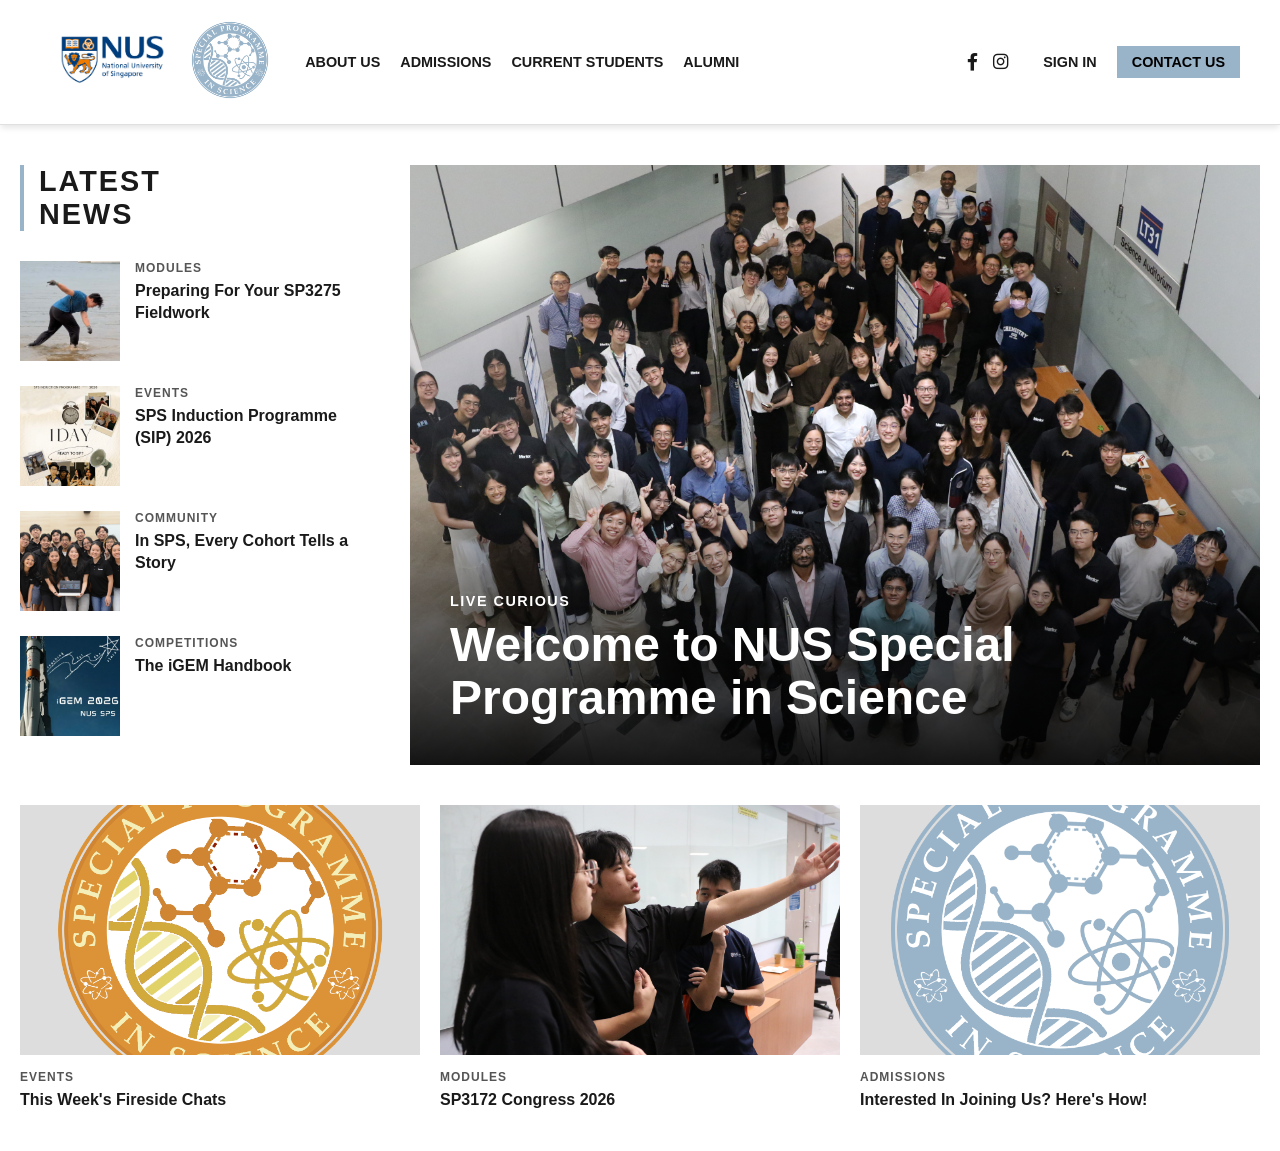
<file: index.html>
<!DOCTYPE html>
<html lang="en">
<head>
    <meta charset="UTF-8">
    <meta name="viewport" content="width=device-width, initial-scale=1.0">
    <title>SPS | Home</title>
    <link rel="stylesheet" href="style.css">
    <link rel="stylesheet" href="https://cdnjs.cloudflare.com/ajax/libs/font-awesome/6.0.0/css/all.min.css">
</head>
<body>

    <nav class="navbar">
        <div class="nav-left">
            <div class="logo-container">
                <a href="index.html">
                    <img src="NUS_logo.jpg" alt="NUS Logo"><img src="SPS-Logo.png" alt="SPS Logo">
                </a>
            </div>
            <div class="nav-links">
                <a href="about.html">About Us</a>
                <a href="#">Admissions</a>
                <a href="#">Current Students</a>
                <a href="#">Alumni</a>
            </div>
        </div>
        <div class="nav-links">
            <div class="social-icons">
                <a href="https://facebook.com/nussps/" target="_blank" aria-label="Facebook"><i class="fab fa-facebook-f"></i></a>
                <a href="https://instagram.com/sps_nus/" target="_blank" aria-label="Instagram"><i class="fab fa-instagram"></i></a>
            </div>
            <a href="#">Sign In</a>
            <a href="#" style="background: var(--sps-blue); padding: 8px 15px; color: #000; font-weight: bold;">Contact Us</a>
        </div>
    </nav>

    <main class="main-container">
        
        <aside class="sidebar">
            <div class="latest-stories-header">
                Latest<br>News
            </div>
            
            <div class="story-list">
                <div class="story-item">
                    <img src="fieldwork.jpeg" alt="Thumb" class="story-thumb">
                    <div class="story-info">
                        <span class="story-category">MODULES</span>
                        <h4 class="story-title">Preparing For Your SP3275 Fieldwork</h4>
                    </div>
                </div>
                <div class="story-item">
                    <img src="sip.png" alt="Thumb" class="story-thumb">
                    <div class="story-info">
                        <span class="story-category">EVENTS</span>
                        <h4 class="story-title">SPS Induction Programme (SIP) 2026</h4>
                    </div>
                </div>
                <div class="story-item">
                    <img src="community.JPG" alt="Thumb" class="story-thumb">
                    <div class="story-info">
                        <span class="story-category">COMMUNITY</span>
                        <h4 class="story-title">In SPS, Every Cohort Tells a Story</h4>
                    </div>
                </div>
                <div class="story-item">
                    <img src="igem.png" alt="Thumb" class="story-thumb">
                    <div class="story-info">
                        <span class="story-category">COMPETITIONS</span>
                        <h4 class="story-title">The iGEM Handbook</h4>
                    </div>
                </div>
            </div>
        </aside>

        <section class="featured-story" style="background-image: url('homepage.JPG');">
            <div class="featured-content">
                <div class="featured-category">Live curious</div>
                <h2 class="featured-title">Welcome to NUS Special Programme in Science</h2>
            </div>
        </section>

    </main>

    <section class="bottom-grid">
        <div class="bottom-card">
            <img src="fireside.png" alt="Card" class="bottom-card-img">
            <span class="story-category">EVENTS</span>
            <h4 class="story-title">This Week's Fireside Chats</h4>
        </div>
        <div class="bottom-card">
            <img src="congress.JPG" alt="Card" class="bottom-card-img">
            <span class="story-category">MODULES</span>
            <h4 class="story-title">SP3172 Congress 2026</h4>
        </div>
        <div class="bottom-card">
            <img src="SPS-Logo.png" alt="Card" class="bottom-card-img">
            <span class="story-category">ADMISSIONS</span>
            <h4 class="story-title">Interested In Joining Us? Here's How!</h4>
        </div>
    </section>

</body>
</html>
</file>
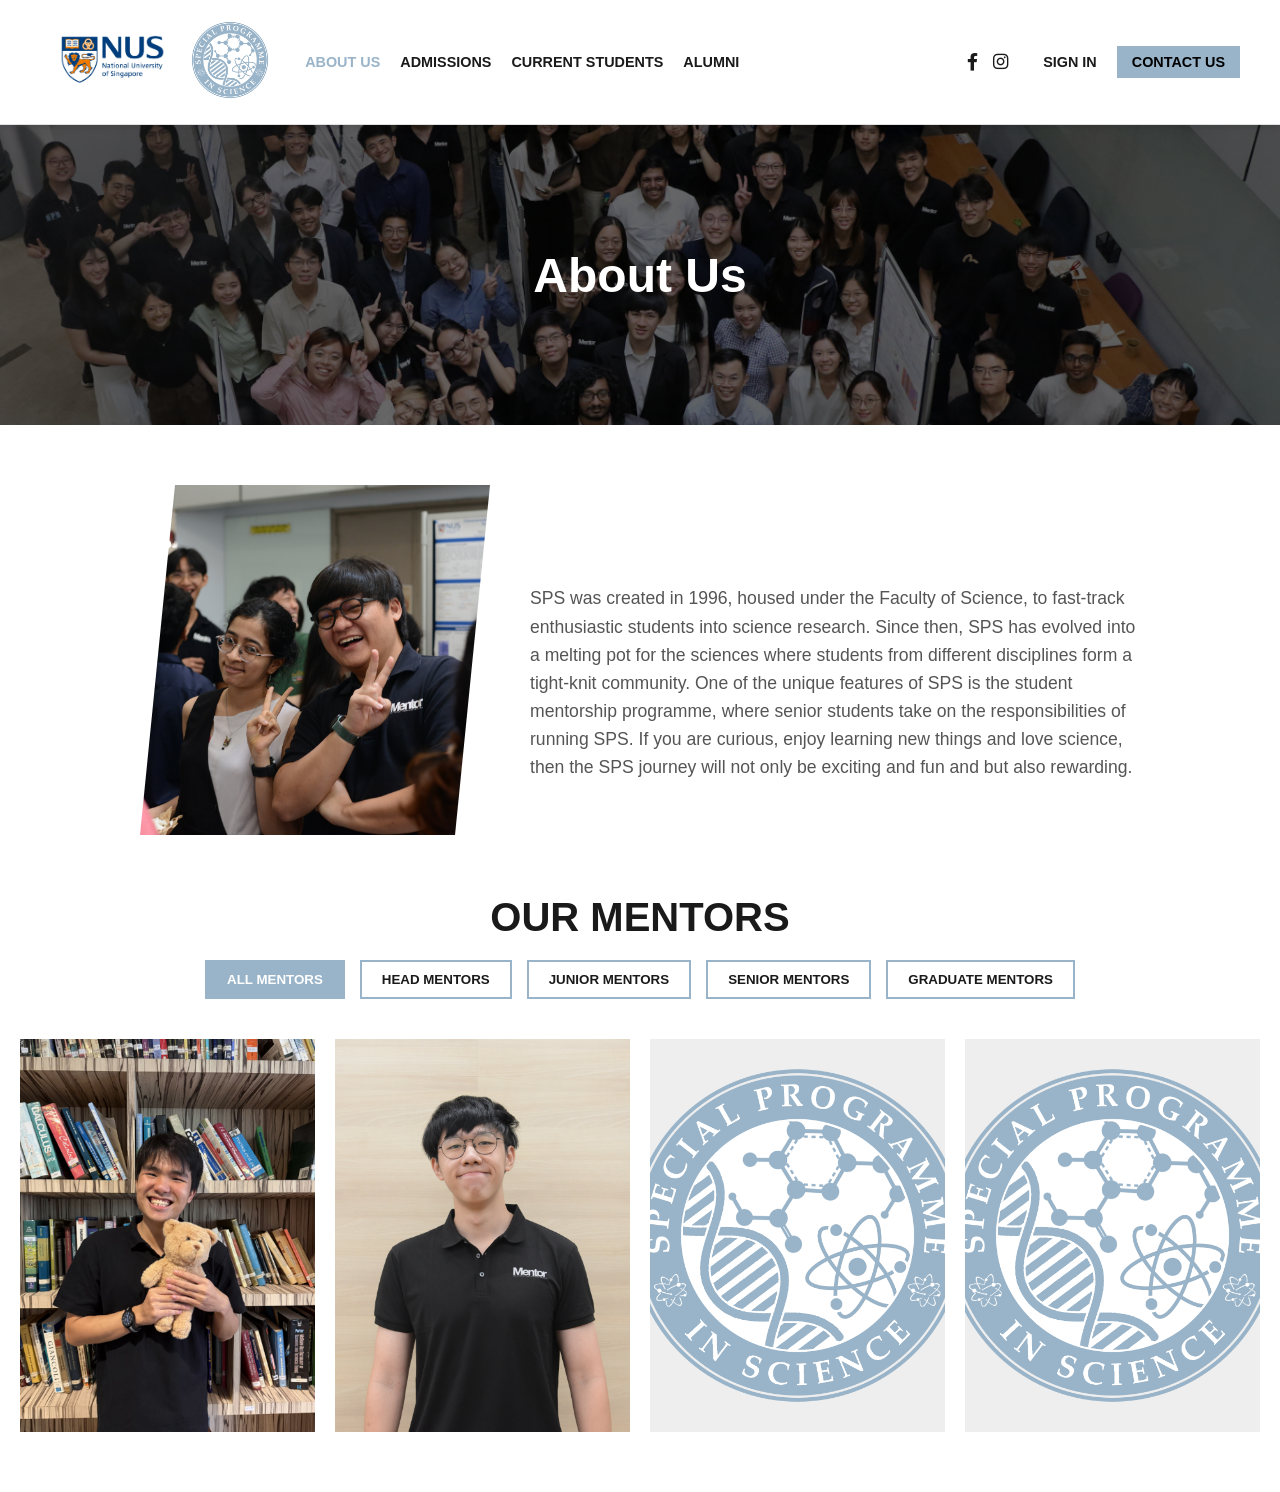
<file: about.html>
<!DOCTYPE html>
<html lang="en">
<head>
    <meta charset="UTF-8">
    <meta name="viewport" content="width=device-width, initial-scale=1.0">
    <title>SPS | About Us</title>
    <link rel="stylesheet" href="style.css">
    <link rel="stylesheet" href="https://cdnjs.cloudflare.com/ajax/libs/font-awesome/6.0.0/css/all.min.css">
</head>
<body>

    <nav class="navbar">
        <div class="nav-left">
            <div class="logo-container">
                <a href="index.html">
                    <img src="NUS_logo.jpg" alt="NUS Logo"><img src="SPS-Logo.png" alt="SPS Logo">
                </a>
            </div>
            <div class="nav-links">
                <a href="about.html" class="active">About Us</a>
                <a href="#">Admissions</a>
                <a href="#">Current Students</a>
                <a href="#">Alumni</a>
            </div>
        </div>
        <div class="nav-links">
            <div class="social-icons">
                <a href="https://facebook.com/nussps/" target="_blank" aria-label="Facebook"><i class="fab fa-facebook-f"></i></a>
                <a href="https://instagram.com/sps_nus/" target="_blank" aria-label="Instagram"><i class="fab fa-instagram"></i></a>
            </div>
            <a href="#">Sign In</a>
            <a href="#" style="background: var(--sps-blue); padding: 8px 15px; color: #000; font-weight: bold;">Contact Us</a>
        </div>
    </nav>

    <section class="hero-banner" style="background-image: url('homepage.JPG');">
        <h1>About Us</h1>
    </section>

    <section class="polygon-container">
        <div class="polygon-img">
            <img src="aboutus.JPG" alt="About Us">
        </div>
        <div>
            <h2 style="color: var(--nav-bg); font-size: 2rem; margin-top: 0;">Who We Are</h2>
            <p style="font-size: 1.1rem; line-height: 1.6; color: var(--text-muted);">
                SPS was created in 1996, housed under the Faculty of Science, to fast-track enthusiastic students into science research. Since then, SPS has evolved into a melting pot for the sciences where students from different disciplines form a tight-knit community. One of the unique features of SPS is the student mentorship programme, where senior students take on the responsibilities of running SPS.
                If you are curious, enjoy learning new things and love science, then the SPS journey will not only be exciting and fun and but also rewarding. 
            </p>
        </div>
    </section>

    <section class="encyclopedia-section">
        <h2 class="encyclopedia-header">Our Mentors</h2>
        
        <div class="filters">
            <button class="filter-btn active" onclick="filterMentors('all')">All Mentors</button>
            <button class="filter-btn" onclick="filterMentors('head')">Head Mentors</button>
            <button class="filter-btn" onclick="filterMentors('junior')">Junior Mentors</button>
            <button class="filter-btn" onclick="filterMentors('senior')">Senior Mentors</button>
            <button class="filter-btn" onclick="filterMentors('graduate')">Graduate Mentors</button>
        </div>

        <div class="mentor-grid" id="mentor-grid">
            
            <div class="mentor-card" data-category="junior">
                <img src="sherman.JPG" alt="Mentor">
                <div class="mentor-overlay">
                    <div class="mentor-name">Sherman Yeo</div>
                    <div class="mentor-details">
                        <p><strong>Role:</strong> Junior Mentor</p>
                        <p><strong>Major:</strong> Data Science and Analytics</p>
                        <p><strong>Interests:</strong> Machine Learning, Statistics</p>
                    </div>
                </div>
            </div>

            <div class="mentor-card" data-category="senior">
                <img src="SPS-Logo.png" alt="Mentor">
                <div class="mentor-overlay">
                    <div class="mentor-name">Terence Tan</div>
                    <div class="mentor-details">
                        <p><strong>Role:</strong> Senior Mentor</p>
                        <p><strong>Major:</strong> Data Science and Analytics | Life Sciences</p>
                        <p><strong>Interests:</strong> Human Ageing, Statistics, Modelling</p>
                    </div>
                </div>
            </div>

            <div class="mentor-card" data-category="graduate">
                <img src="SPS-Logo.png" alt="Mentor">
                <div class="mentor-overlay">
                    <div class="mentor-name">Alefiya Dohadwala</div>
                    <div class="mentor-details">
                        <p><strong>Role:</strong> Graduate Mentor</p>
                        <p><strong>Major:</strong> Life Sciences</p>
                        <p><strong>Interests:</strong> Synthetic Biology</p>
                    </div>
                </div>
            </div>
            
            <div class="mentor-card" data-category="head">
                <img src="zhenting.png" alt="Mentor">
                <div class="mentor-overlay">
                    <div class="mentor-name">Zhen Ting Kow</div>
                    <div class="mentor-details">
                        <p><strong>Role:</strong> Head Mentor</p>
                        <p><strong>Major:</strong> Chemistry</p>
                        <p><strong>Interests:</strong> Computational Chemistry</p>
                    </div>
                </div>
            </div>

        </div>
    </section>

    <script>
        function filterMentors(category) {
            const buttons = document.querySelectorAll('.filter-btn');
            buttons.forEach(btn => btn.classList.remove('active'));
            event.target.classList.add('active');

            const cards = document.querySelectorAll('.mentor-card');
            cards.forEach(card => {
                const cardCategory = card.getAttribute('data-category');
                
                // Always show if it's a head mentor, or if 'all' is selected, or if the category matches
                if (cardCategory === 'head' || category === 'all' || cardCategory === category) {
                    card.style.display = 'flex';
                } else {
                    card.style.display = 'none';
                }
            });
        }
    </script>
</body>
</html>
</file>
<file: style.css>
:root {
    --sps-blue: #99b4c9; 
    --sps-gold: #D4AF37; 
    --bg-white: #FFFFFF;
    --text-dark: #1a1a1a;
    --text-muted: #555555;
    --nav-bg: #FFFFFF; 
}

body, html {
    margin: 0;
    padding: 0;
    font-family: 'Helvetica Neue', Arial, sans-serif;
    background-color: var(--bg-white);
    color: var(--text-dark);
}

/* Navbar */
.navbar {
    display: flex; 
    justify-content: space-between; 
    align-items: center;
    background-color: var(--nav-bg); /* Assuming this is still #FFFFFF */
    padding: 15px 40px;
    border-bottom: 1px solid #e0e0e0; /* Distinct crisp line */
    box-shadow: 0 4px 6px -1px rgba(0, 0, 0, 0.1); /* Subtle drop shadow */
    position: sticky; /* Optional: keeps it at the top when scrolling */
    top: 0;
    z-index: 1000;
}
.nav-left { display: flex; align-items: center; gap: 30px; }
.logo-container { display: flex; gap: 10px; align-items: center; }
.logo-container img { height: 90px; width: auto; object-fit: contain; }
.nav-links { display: flex; gap: 20px; align-items: center; }
.nav-links a {
    color: var(--text-dark); text-decoration: none; font-weight: 600; 
    font-size: 0.9rem; text-transform: uppercase; -webkit-font-smoothing: antialiased; 
}
.nav-links a:hover, .nav-links a.active { color: var(--sps-blue); }
.social-icons { color: var(--text-dark); display: flex; gap: 15px; align-items: center; margin-right: 15px; }
.social-icons a { font-size: 1.1rem; }

/* Main Layout (Index) */
.main-container { max-width: 1300px; margin: 40px auto; padding: 0 20px; display: grid; grid-template-columns: 350px 1fr; gap: 40px; }
.latest-stories-header { font-size: 1.8rem; font-weight: bold; text-transform: uppercase; letter-spacing: 2px; margin-bottom: 30px; padding-left: 15px; border-left: 4px solid var(--sps-blue); }
.story-list { display: flex; flex-direction: column; gap: 25px; }
.story-item { display: flex; gap: 15px; align-items: flex-start; }
.story-thumb { width: 100px; height: 100px; background-color: #ddd; flex-shrink: 0; object-fit: cover; }
.story-info { display: flex; flex-direction: column; }
.story-category { font-size: 0.75rem; font-weight: bold; text-transform: uppercase; color: var(--text-muted); letter-spacing: 1px; margin-bottom: 5px; }
.story-title { font-size: 1rem; font-weight: bold; line-height: 1.4; margin: 0; cursor: pointer; }
.story-title:hover { color: var(--sps-blue); }
.featured-story { position: relative; width: 100%; height: 600px; background-color: #eee; background-size: cover; background-position: center; display: flex; align-items: flex-end; }
.featured-story::after { content: ""; position: absolute; inset: 0; background: linear-gradient(to top, rgba(0,0,0,0.9) 0%, rgba(0,0,0,0) 50%); }
.featured-content { position: relative; z-index: 1; padding: 40px; color: #fff; }
.featured-category { font-size: 0.9rem; font-weight: bold; text-transform: uppercase; letter-spacing: 1.5px; margin-bottom: 10px; }
.featured-title { font-size: 3rem; font-weight: bold; margin: 0; line-height: 1.1; }
.bottom-grid { max-width: 1300px; margin: 40px auto; padding: 0 20px; display: grid; grid-template-columns: repeat(3, 1fr); gap: 20px; }
.bottom-card { display: flex; flex-direction: column; }
.bottom-card-img { width: 100%; height: 250px; background-color: #ddd; object-fit: cover; margin-bottom: 15px; }

/* ABOUT US SUBPAGE STYLES */
.hero-banner { width: 100%; height: 300px; position: relative; display: flex; justify-content: center; align-items: center; margin-bottom: 40px; background-size: cover; background-position: center; }
.hero-banner::after { content: ""; position: absolute; top:0; left:0; width:100%; height:100%; background: rgba(0,0,0,0.6); }
.hero-banner h1 { position: relative; z-index: 1; color: white; font-size: 3rem; }

.polygon-container { display: flex; align-items: center; margin: 60px auto; max-width: 1000px; gap: 40px; }
.polygon-container.reverse { flex-direction: row-reverse; }
.polygon-img { width: 350px; height: 350px; background-color: #eee; clip-path: polygon(10% 0, 100% 0, 90% 100%, 0% 100%); display: flex; align-items: center; justify-content: center; flex-shrink: 0; }
.polygon-img img { width: 100%; height: 100%; object-fit: cover; }

/* Mentor Encyclopedia */
.encyclopedia-section { max-width: 1300px; margin: 60px auto; padding: 0 20px; }
.encyclopedia-header { text-align: center; font-size: 2.5rem; margin-bottom: 20px; color: var(--text-dark); font-weight: bold; text-transform: uppercase; }
.filters { display: flex; justify-content: center; gap: 15px; margin-bottom: 40px; flex-wrap: wrap; }
.filter-btn { padding: 10px 20px; border: 2px solid var(--sps-blue); background: transparent; cursor: pointer; font-weight: bold; text-transform: uppercase; transition: 0.3s; color: var(--text-dark); }
.filter-btn:hover, .filter-btn.active { background: var(--sps-blue); color: #fff; }

.mentor-grid { display: grid; grid-template-columns: repeat(auto-fill, minmax(250px, 1fr)); gap: 20px; }
.mentor-card { position: relative; overflow: hidden; cursor: pointer; background: #eee; aspect-ratio: 3/4; display: flex; flex-direction: column; align-items: center; justify-content: center; }
.mentor-card img { width: 100%; height: 100%; object-fit: cover; transition: transform 0.3s; }
.mentor-card:hover img { transform: scale(1.05); }

.mentor-overlay { 
    position: absolute; inset: 0; background: rgba(0, 0, 0, 0.85); color: #fff; 
    display: flex; flex-direction: column; justify-content: center; align-items: center; 
    opacity: 0; transition: opacity 0.3s; padding: 20px; text-align: center; 
}
.mentor-card:hover .mentor-overlay { opacity: 1; }
.mentor-name { font-size: 1.5rem; font-weight: bold; margin-bottom: 10px; color: var(--sps-gold); }
.mentor-details p { margin: 5px 0; font-size: 0.95rem; line-height: 1.4; }
.mentor-card[data-category="head"] {
    order: -1;
}
</file>
